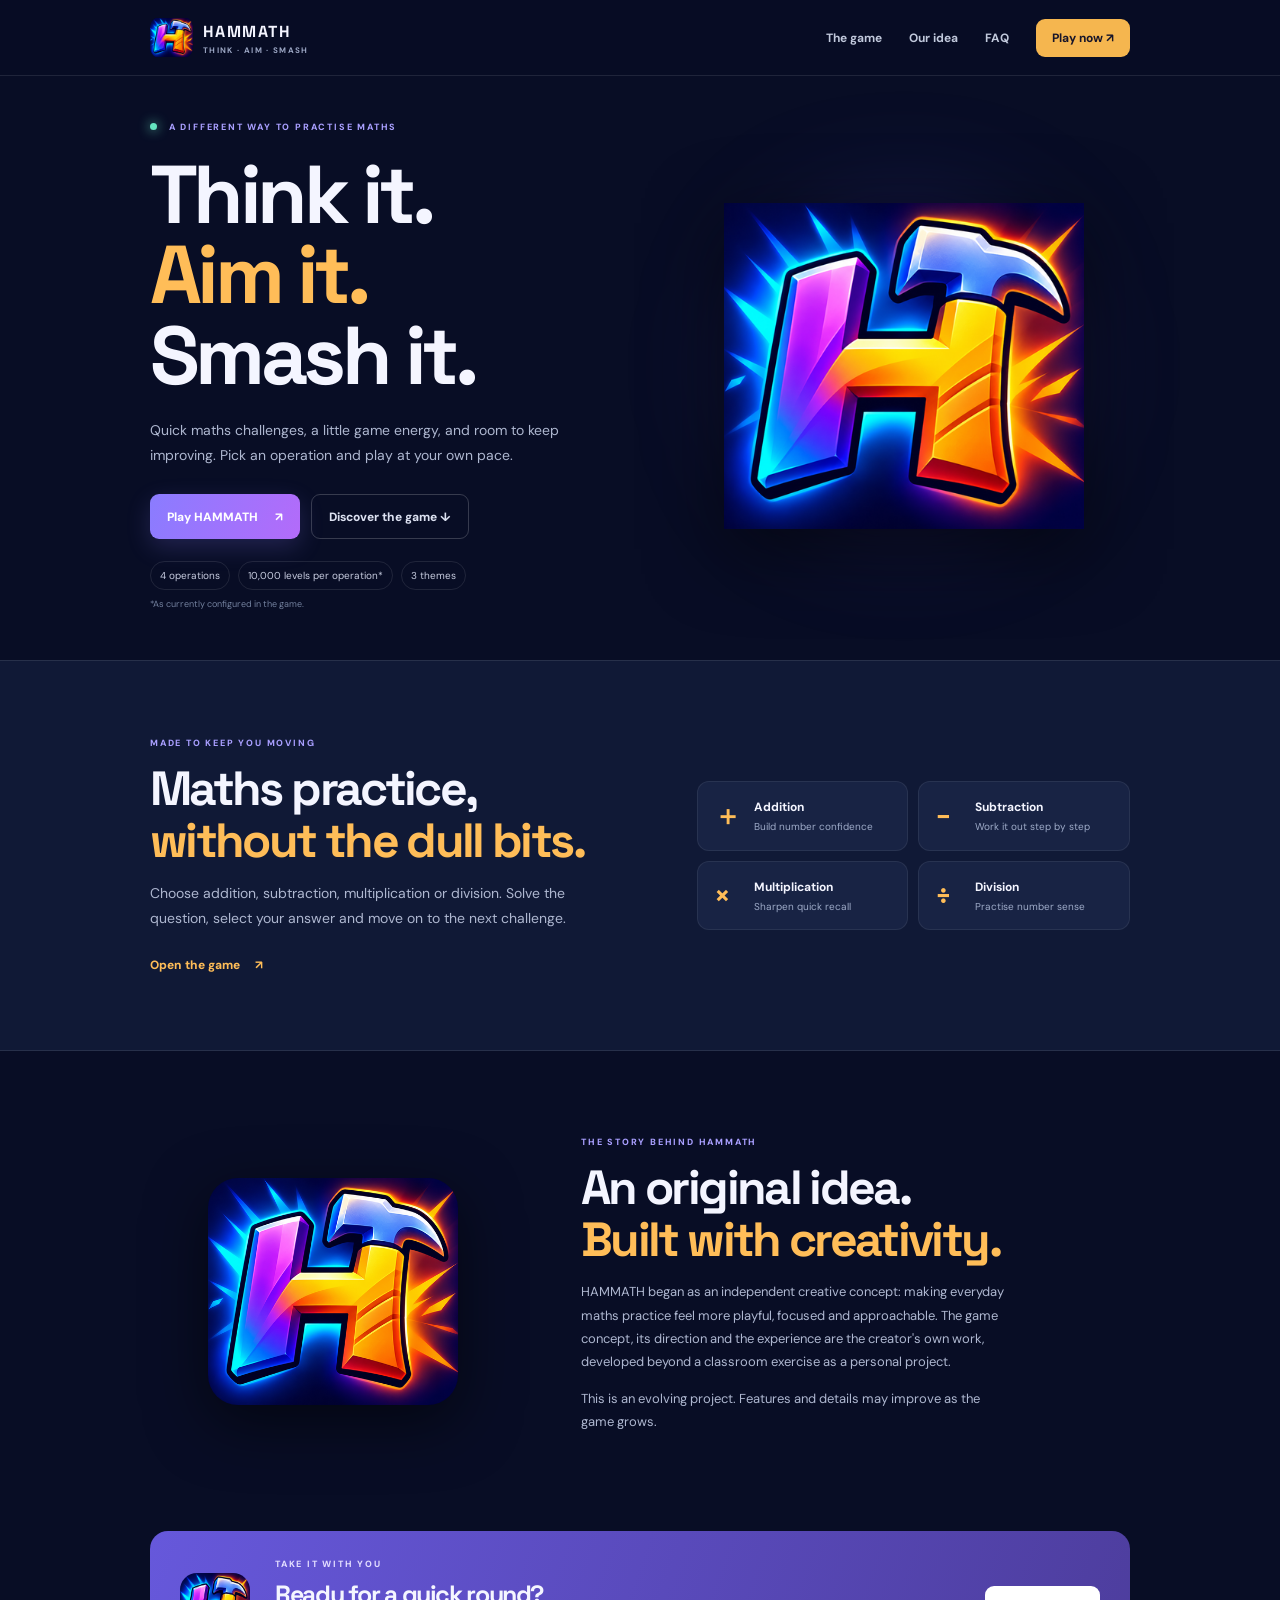
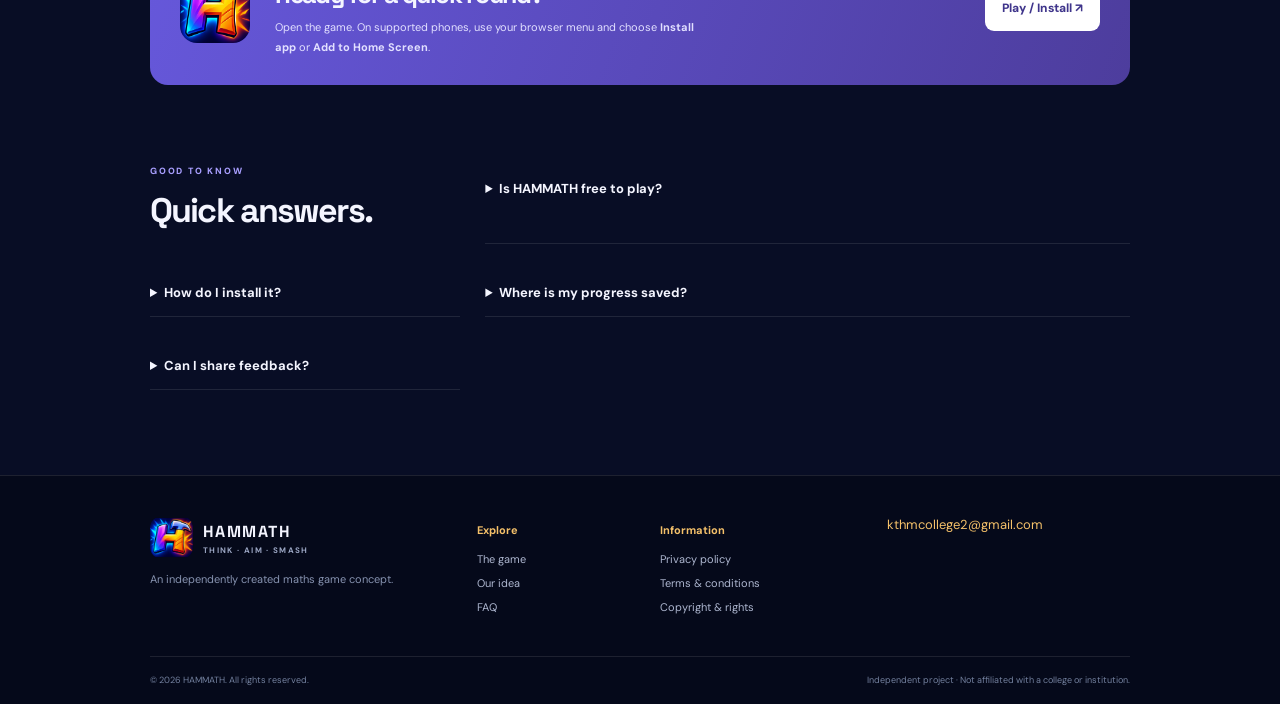
<file: index.html>
<!doctype html>
<html lang="en">
<head>
  <script async src="https://pagead2.googlesyndication.com/pagead/js/adsbygoogle.js?client=ca-pub-4094676930593462"
     crossorigin="anonymous"></script>
  <!-- Google tag (gtag.js) -->
<script async src="https://www.googletagmanager.com/gtag/js?id=G-RY8MD6NWK6"></script>
<script>
  window.dataLayer = window.dataLayer || [];
  function gtag(){dataLayer.push(arguments);}
  gtag('js', new Date());
  gtag('config', 'G-RY8MD6NWK6');
</script>
  <meta name="google-site-verification" content="P-4yGLQkTV76vam3NYo-lB93aVYt-3n6i9TEkZ8t8E4" />
  <meta charset="utf-8">
  <meta name="viewport" content="width=device-width, initial-scale=1">
  <meta name="theme-color" content="#080d25">
  <meta name="description" content="HAMMATH is an independently created maths game. Practise addition, subtraction, multiplication and division through quick, playful challenges.">
  <meta property="og:title" content="HAMMATH — Think. Aim. Smash.">
  <meta property="og:description" content="A maths game built from an original idea. Play, practise and make every move count.">
  <meta property="og:image" content="assets/hammath-logo.png">
  <title>HAMMATH — Think. Aim. Smash.</title>
  <link rel="icon" type="image/png" href="hammath-logo.png">
  <link rel="apple-touch-icon" href="hammath-logo.png">
  <link rel="stylesheet" href="style.css">
</head>
<body>
<header class="header">
  <a class="brand" href="#home"><img src="hammath-logo.png" alt="HAMMATH logo"><span>HAMMATH<small>THINK · AIM · SMASH</small></span></a>
  <button class="menu" id="menu" aria-label="Open menu" aria-expanded="false">☰</button>
  <nav id="nav"><a href="#game">The game</a><a href="#about">Our idea</a><a href="#faq">FAQ</a><a class="nav-play" href="https://hammath-game.vercel.app/" target="_blank" rel="noopener">Play now ↗</a></nav>
</header>

<main id="home">
<section class="hero wrap">
  <div class="hero-copy">
    <div class="kicker"><i></i> A DIFFERENT WAY TO PRACTISE MATHS</div>
    <h1>Think it.<br><em>Aim it.</em><br>Smash it.</h1>
    <p>Quick maths challenges, a little game energy, and room to keep improving. Pick an operation and play at your own pace.</p>
    <div class="actions"><a class="btn primary" href="https://hammath-game.vercel.app/" target="_blank" rel="noopener">Play HAMMATH <b>↗</b></a><a class="btn secondary" href="#game">Discover the game ↓</a></div>
    <div class="facts"><span>4 operations</span><span>10,000 levels per operation*</span><span>3 themes</span></div>
    <small class="fineprint">*As currently configured in the game.</small>
  </div>
  <div class="hero-logo"><div class="logo-halo"></div><img src="hammath-logo.png" alt="HAMMATH colourful hammer H logo"><span class="orbit-label"></span></div>
</section>

<section class="game-section" id="game"><div class="wrap game-inner">
  <div><div class="kicker">MADE TO KEEP YOU MOVING</div><h2>Maths practice,<br><em>without the dull bits.</em></h2><p>Choose addition, subtraction, multiplication or division. Solve the question, select your answer and move on to the next challenge.</p><a class="inline-link" href="https://hammath-game.vercel.app/" target="_blank" rel="noopener">Open the game <b>↗</b></a></div>
  <div class="operation-list"><div><b>＋</b><span>Addition</span><small>Build number confidence</small></div><div><b>−</b><span>Subtraction</span><small>Work it out step by step</small></div><div><b>×</b><span>Multiplication</span><small>Sharpen quick recall</small></div><div><b>÷</b><span>Division</span><small>Practise number sense</small></div></div>
</div></section>

<section class="about wrap" id="about">
  <div class="about-logo"><img src="hammath-logo.png" alt="HAMMATH logo"></div>
  <div><div class="kicker">THE STORY BEHIND HAMMATH</div><h2>An original idea.<br><em>Built with creativity.</em></h2>
  <p>HAMMATH began as an independent creative concept: making everyday maths practice feel more playful, focused and approachable. The game concept, its direction and the experience are the creator's own work, developed beyond a classroom exercise as a personal project.</p>
  <p>This is an evolving project. Features and details may improve as the game grows.</p></div>
</section>

<section class="install wrap">
  <img src="hammath-logo.png" alt="" aria-hidden="true">
  <div><div class="kicker">TAKE IT WITH YOU</div><h2>Ready for a quick round?</h2><p>Open the game. On supported phones, use your browser menu and choose <b>Install app</b> or <b>Add to Home Screen</b>.</p></div>
  <a class="btn light" href="https://hammath-game.vercel.app/" target="_blank" rel="noopener">Play / Install ↗</a>
</section>

<section class="faq wrap" id="faq"><div><div class="kicker">GOOD TO KNOW</div><h2>Quick answers.</h2></div>
  <details><summary>Is HAMMATH free to play?</summary><p>The currently published game can be opened from the Play button. If pricing or paid features are introduced later, they will be clearly identified before use.</p></details>
  <details><summary>How do I install it?</summary><p>Open the game in a supported mobile browser, open the browser menu and choose Install app or Add to Home Screen if the option is available.</p></details>
  <details><summary>Where is my progress saved?</summary><p>Current game progress is stored locally on the device/browser. Clearing browser data or changing devices may remove or not transfer that progress.</p></details>
  <details><summary>Can I share feedback?</summary><p>Yes. Use the support email shown in the Contact section once the creator's chosen contact address has been added.</p></details>
</section>
</main>

<footer class="footer">
  <div class="footer-main wrap">
    <div class="footer-brand"><a class="brand" href="#home"><img src="hammath-logo.png" alt="HAMMATH logo"><span>HAMMATH<small>THINK · AIM · SMASH</small></span></a><p>An independently created maths game concept.</p></div>
    <div><h3>Explore</h3><a href="#game">The game</a><a href="#about">Our idea</a><a href="#faq">FAQ</a></div>
    <div><h3>Information</h3><a href="privacy.html">Privacy policy</a><a href="terms.html">Terms & conditions</a><a href="rights.html">Copyright & rights</a></div>
<a class="contact-link" href="mailto:kthmcollege2@gmail.com">kthmcollege2@gmail.com</a>  </div>
  <div class="footer-bottom wrap"><span>© <span id="year">2026</span> HAMMATH. All rights reserved.</span><span>Independent project · Not affiliated with a college or institution.</span></div>
</footer>
<div class="rating-note" id="ratingNote" role="dialog" aria-live="polite" aria-label="Share feedback">
  <button id="closeRating" aria-label="Close">×</button><b>Been playing for a while?</b><p>Your feedback helps improve HAMMATH. Would you like to share a rating?</p><a href="mailto:ADD-YOUR-COLLEGE-EMAIL-HERE?subject=HAMMATH%20feedback">Share feedback ↗</a>
</div>
<script src="script.js"></script>
</body></html>
</file>
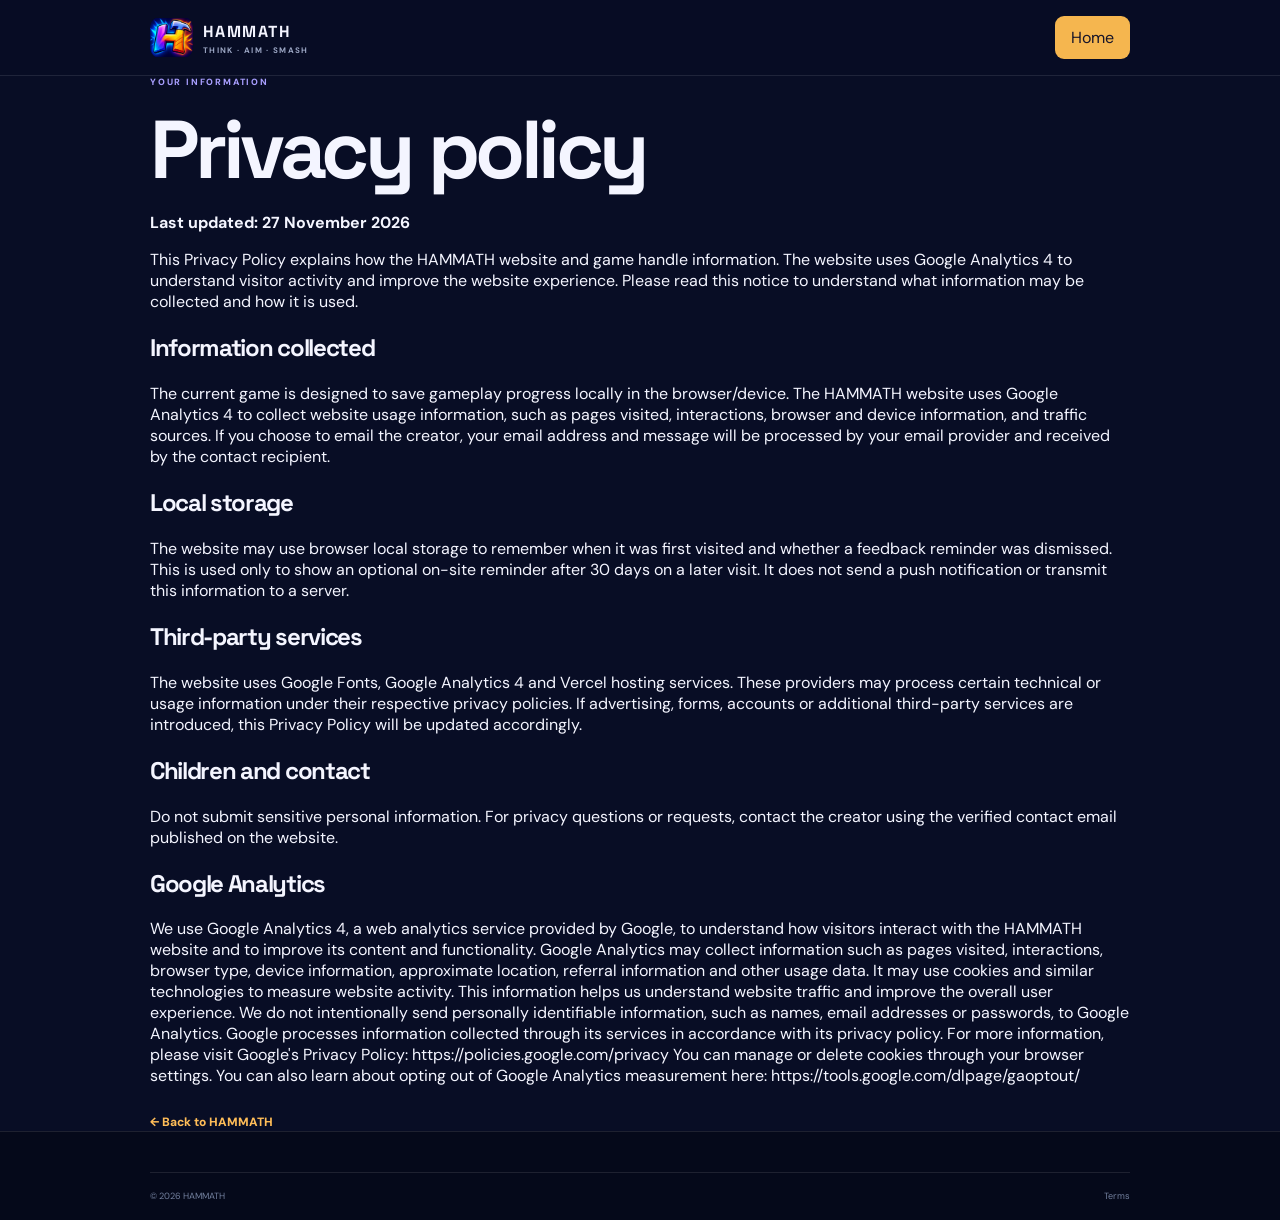
<file: privacy.html>
<!doctype html><html lang="en"><head>
  <script async src="https://pagead2.googlesyndication.com/pagead/js/adsbygoogle.js?client=ca-pub-4094676930593462"
     crossorigin="anonymous"></script>
  <!-- Google tag (gtag.js) -->
<script async src="https://www.googletagmanager.com/gtag/js?id=G-RY8MD6NWK6"></script>
<script>
  window.dataLayer = window.dataLayer || [];
  function gtag(){dataLayer.push(arguments);}
  gtag('js', new Date());
  gtag('config', 'G-RY8MD6NWK6');
</script><meta charset="utf-8"><meta name="viewport" content="width=device-width,initial-scale=1"><meta name="theme-color" content="#080d25"><title>Privacy Policy | HAMMATH</title><link rel="icon" href="hammath-logo.png"><link rel="stylesheet" href="style.css"></head><body><header class="header"><a class="brand" href="index.html"><img src="hammath-logo.png" alt=""><span>HAMMATH<small>THINK · AIM · SMASH</small></span></a><a class="nav-play" href="index.html">Home</a></header><main class="legal wrap"><div class="kicker">YOUR INFORMATION</div><h1>Privacy policy</h1><p><b>Last updated: 27 November 2026</b></p><p>This Privacy Policy explains how the HAMMATH website and game handle information. The website uses Google Analytics 4 to understand visitor activity and improve the website experience. Please read this notice to understand what information may be collected and how it is used.</p><h2>Information collected</h2><p>The current game is designed to save gameplay progress locally in the browser/device. The HAMMATH website uses Google Analytics 4 to collect website usage information, such as pages visited, interactions, browser and device information, and traffic sources. If you choose to email the creator, your email address and message will be processed by your email provider and received by the contact recipient.</p><h2>Local storage</h2><p>The website may use browser local storage to remember when it was first visited and whether a feedback reminder was dismissed. This is used only to show an optional on-site reminder after 30 days on a later visit. It does not send a push notification or transmit this information to a server.</p><h2>Third-party services</h2><p>The website uses Google Fonts, Google Analytics 4 and Vercel hosting services. These providers may process certain technical or usage information under their respective privacy policies. If advertising, forms, accounts or additional third-party services are introduced, this Privacy Policy will be updated accordingly.</p><h2>Children and contact</h2><p>Do not submit sensitive personal information. For privacy questions or requests, contact the creator using the verified contact email published on the website.
<h2><b> Google Analytics</b></h2>

We use Google Analytics 4, a web analytics service provided by Google, to understand how visitors interact with the HAMMATH website and to improve its content and functionality.

Google Analytics may collect information such as pages visited, interactions, browser type, device information, approximate location, referral information and other usage data. It may use cookies and similar technologies to measure website activity.

This information helps us understand website traffic and improve the overall user experience. We do not intentionally send personally identifiable information, such as names, email addresses or passwords, to Google Analytics.

Google processes information collected through its services in accordance with its privacy policy.

For more information, please visit Google's Privacy Policy:

https://policies.google.com/privacy

You can manage or delete cookies through your browser settings. You can also learn about opting out of Google Analytics measurement here:

https://tools.google.com/dlpage/gaoptout/</p><a class="inline-link" href="index.html">← Back to HAMMATH</a></main><footer class="footer"><div class="footer-bottom wrap"><span>© 2026 HAMMATH</span><a href="terms.html">Terms</a></div></footer></body></html>
</file>
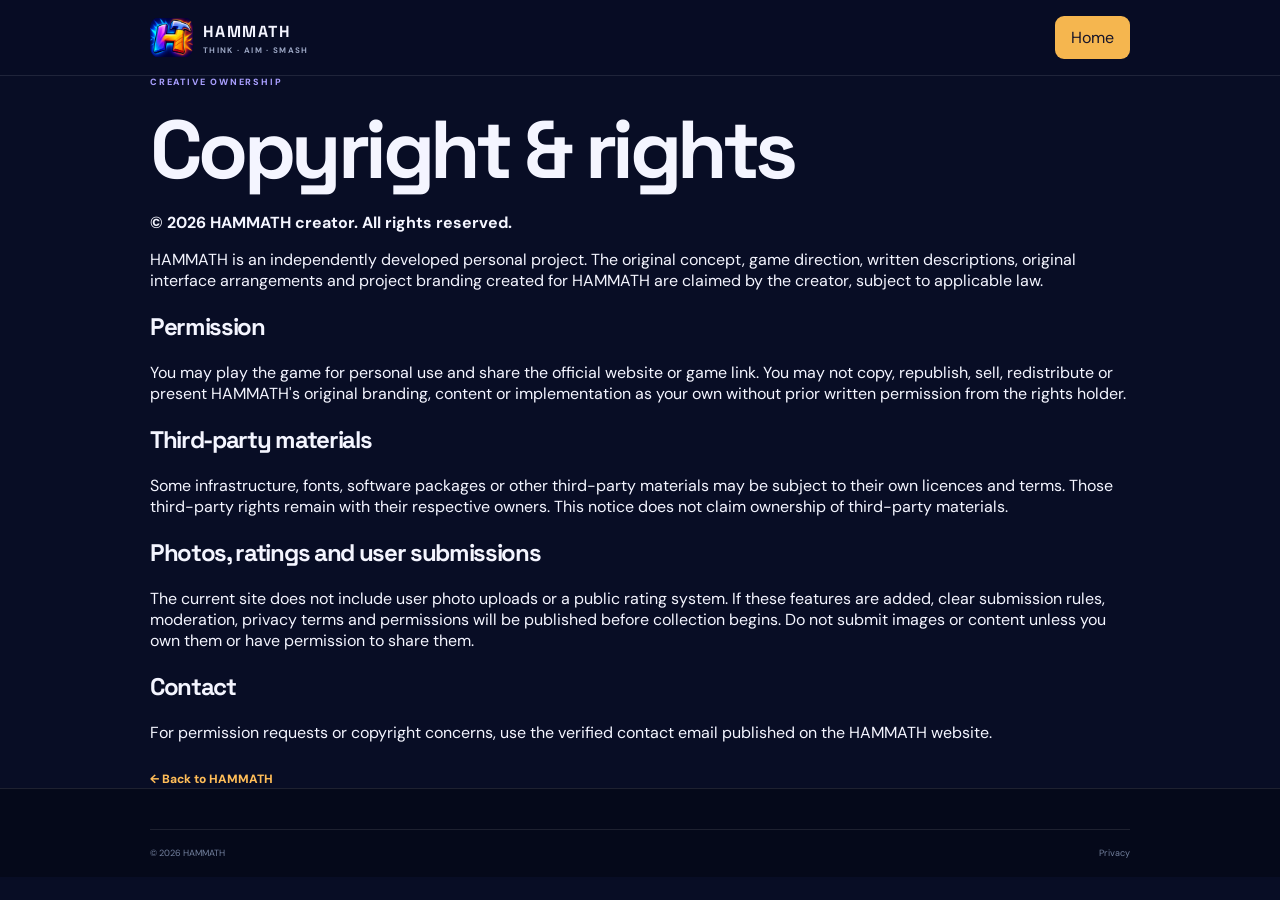
<file: rights.html>
<!doctype html><html lang="en"><head>
  <script async src="https://pagead2.googlesyndication.com/pagead/js/adsbygoogle.js?client=ca-pub-4094676930593462"
     crossorigin="anonymous"></script>
  <!-- Google tag (gtag.js) -->
<script async src="https://www.googletagmanager.com/gtag/js?id=G-RY8MD6NWK6"></script>
<script>
  window.dataLayer = window.dataLayer || [];
  function gtag(){dataLayer.push(arguments);}
  gtag('js', new Date());
  gtag('config', 'G-RY8MD6NWK6');
</script><meta charset="utf-8"><meta name="viewport" content="width=device-width,initial-scale=1"><meta name="theme-color" content="#080d25"><title>Copyright & Rights | HAMMATH</title><link rel="icon" href="hammath-logo.png"><link rel="stylesheet" href="style.css"></head><body><header class="header"><a class="brand" href="index.html"><img src="hammath-logo.png" alt=""><span>HAMMATH<small>THINK · AIM · SMASH</small></span></a><a class="nav-play" href="index.html">Home</a></header><main class="legal wrap"><div class="kicker">CREATIVE OWNERSHIP</div><h1>Copyright & rights</h1><p><b>© 2026 HAMMATH creator. All rights reserved.</b></p><p>HAMMATH is an independently developed personal project. The original concept, game direction, written descriptions, original interface arrangements and project branding created for HAMMATH are claimed by the creator, subject to applicable law.</p><h2>Permission</h2><p>You may play the game for personal use and share the official website or game link. You may not copy, republish, sell, redistribute or present HAMMATH's original branding, content or implementation as your own without prior written permission from the rights holder.</p><h2>Third-party materials</h2><p>Some infrastructure, fonts, software packages or other third-party materials may be subject to their own licences and terms. Those third-party rights remain with their respective owners. This notice does not claim ownership of third-party materials.</p><h2>Photos, ratings and user submissions</h2><p>The current site does not include user photo uploads or a public rating system. If these features are added, clear submission rules, moderation, privacy terms and permissions will be published before collection begins. Do not submit images or content unless you own them or have permission to share them.</p><h2>Contact</h2><p>For permission requests or copyright concerns, use the verified contact email published on the HAMMATH website.</p><a class="inline-link" href="index.html">← Back to HAMMATH</a></main><footer class="footer"><div class="footer-bottom wrap"><span>© 2026 HAMMATH</span><a href="privacy.html">Privacy</a></div></footer></body></html>
</file>
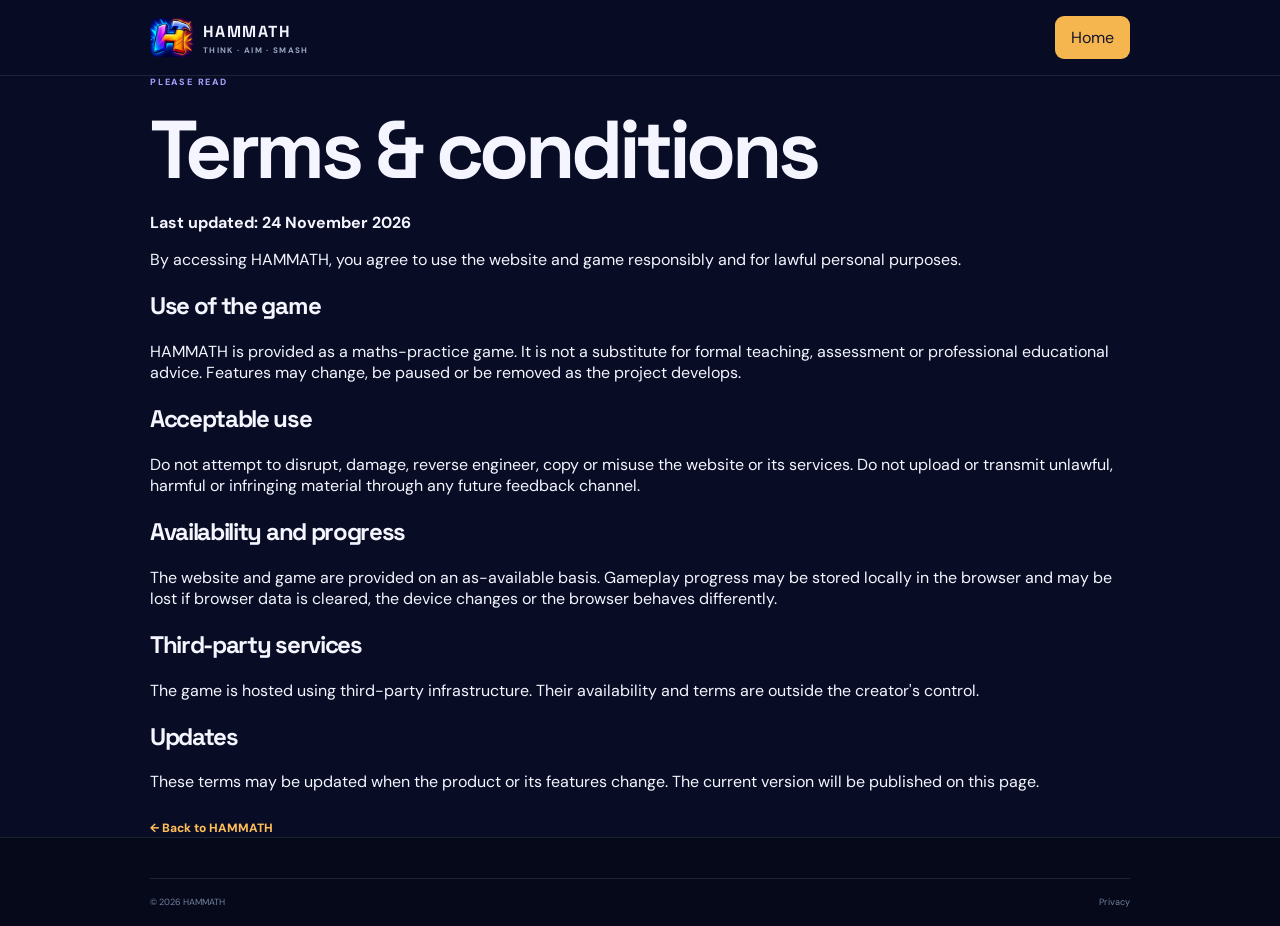
<file: terms.html>
<!doctype html><html lang="en"><head>
  <script async src="https://pagead2.googlesyndication.com/pagead/js/adsbygoogle.js?client=ca-pub-4094676930593462"
     crossorigin="anonymous"></script>
  <!-- Google tag (gtag.js) -->
<script async src="https://www.googletagmanager.com/gtag/js?id=G-RY8MD6NWK6"></script>
<script>
  window.dataLayer = window.dataLayer || [];
  function gtag(){dataLayer.push(arguments);}
  gtag('js', new Date());
  gtag('config', 'G-RY8MD6NWK6');
</script><meta charset="utf-8"><meta name="viewport" content="width=device-width,initial-scale=1"><meta name="theme-color" content="#080d25"><title>Terms & Conditions | HAMMATH</title><link rel="icon" href="hammath-logo.png"><link rel="stylesheet" href="style.css"></head><body><header class="header"><a class="brand" href="index.html"><img src="hammath-logo.png" alt=""><span>HAMMATH<small>THINK · AIM · SMASH</small></span></a><a class="nav-play" href="index.html">Home</a></header><main class="legal wrap"><div class="kicker">PLEASE READ</div><h1>Terms & conditions</h1><p><b>Last updated: 24 November 2026</b></p><p>By accessing HAMMATH, you agree to use the website and game responsibly and for lawful personal purposes.</p><h2>Use of the game</h2><p>HAMMATH is provided as a maths-practice game. It is not a substitute for formal teaching, assessment or professional educational advice. Features may change, be paused or be removed as the project develops.</p><h2>Acceptable use</h2><p>Do not attempt to disrupt, damage, reverse engineer, copy or misuse the website or its services. Do not upload or transmit unlawful, harmful or infringing material through any future feedback channel.</p><h2>Availability and progress</h2><p>The website and game are provided on an as-available basis. Gameplay progress may be stored locally in the browser and may be lost if browser data is cleared, the device changes or the browser behaves differently.</p><h2>Third-party services</h2><p>The game is hosted using third-party infrastructure. Their availability and terms are outside the creator's control.</p><h2>Updates</h2><p>These terms may be updated when the product or its features change. The current version will be published on this page.</p><a class="inline-link" href="index.html">← Back to HAMMATH</a></main><footer class="footer"><div class="footer-bottom wrap"><span>© 2026 HAMMATH</span><a href="privacy.html">Privacy</a></div></footer></body></html>
</file>
<file: style.css>
@import url('https://fonts.googleapis.com/css2?family=DM+Sans:wght@400;500;600;700;800&family=Space+Grotesk:wght@400;500;600;700&display=swap');
:root{--bg:#080d25;--panel:#101936;--ink:#f4f5ff;--muted:#aeb7d0;--purple:#8b7cff;--orange:#ffbd58;--line:#ffffff19}
*{box-sizing:border-box}html{scroll-behavior:smooth;scroll-padding-top:90px}body{margin:0;background:var(--bg);color:var(--ink);font-family:'DM Sans',sans-serif;overflow-x:hidden}a{color:inherit;text-decoration:none}.wrap{width:min(100% - 44px,980px);margin-inline:auto}
.header{height:76px;padding:0 max(22px,calc((100% - 980px)/2));display:flex;align-items:center;justify-content:space-between;position:sticky;top:0;z-index:10;background:#080d25ed;border-bottom:1px solid var(--line);backdrop-filter:blur(15px)}
.brand{display:flex;align-items:center;gap:10px;font:700 16px 'Space Grotesk';letter-spacing:.09em}.brand img{width:43px;height:43px;object-fit:contain;border-radius:12px}.brand span{display:flex;flex-direction:column}.brand small{font:700 8px 'DM Sans';letter-spacing:.17em;color:#9da8c5;margin-top:3px}
nav{display:flex;align-items:center;gap:27px;color:#c1c9dc;font-size:12px;font-weight:700}nav a:hover{color:var(--orange)}.nav-play{background:#f5b64f;color:#17152a;padding:11px 16px;border-radius:9px}.menu{display:none}
.hero{min-height:555px;display:grid;grid-template-columns:1.05fr .95fr;align-items:center;gap:30px;padding-top:45px;padding-bottom:50px}.kicker{font-size:9px;font-weight:800;letter-spacing:.2em;color:#a99fff}.kicker i{display:inline-block;width:7px;height:7px;background:#65e5c0;border-radius:50%;margin-right:8px;box-shadow:0 0 12px #65e5c0}
h1,h2{font-family:'Space Grotesk';letter-spacing:-.055em}h1{font-size:clamp(55px,7vw,82px);line-height:.98;margin:22px 0}h1 em,h2 em{font-style:normal;color:var(--orange)}.hero-copy>p,.game-inner p,.about p,.install p{max-width:430px;color:var(--muted);font-size:14px;line-height:1.8}.actions{display:flex;gap:11px;flex-wrap:wrap;margin:26px 0 22px}.btn{min-height:45px;padding:0 17px;display:inline-flex;align-items:center;gap:17px;border-radius:9px;font-size:12px;font-weight:800}.primary{background:linear-gradient(110deg,#8a7cff,#b36bfa);color:white;box-shadow:0 8px 24px #8a7cff33}.secondary{border:1px solid #ffffff30;color:#dce1f1}.facts{display:flex;flex-wrap:wrap;gap:8px}.facts span{font-size:10px;color:#c8cde0;border:1px solid var(--line);padding:7px 9px;border-radius:30px}.fineprint{display:block;color:#73809e;font-size:9px;margin-top:8px}
.hero-logo{position:relative;display:grid;place-items:center;min-height:390px}.hero-logo img{width:min(100%,360px);aspect-ratio:1;object-fit:contain;position:relative;z-index:1;filter:drop-shadow(0 20px 38px #0009);animation:float 5s ease-in-out infinite}.logo-halo{position:absolute;width:280px;height:280px;border-radius:50%;background:#5347dc55;filter:blur(65px)}.orbit-label{position:absolute;bottom:18px;right:4%;font-size:9px;letter-spacing:.22em;color:#a9b3ce}
.game-section{background:#101936;border-block:1px solid var(--line);padding:76px 0}.game-inner{display:grid;grid-template-columns:1fr .9fr;gap:65px;align-items:center}.game-inner h2,.about h2{font-size:clamp(34px,4vw,48px);line-height:1.08;margin:14px 0}.inline-link{display:inline-flex;gap:15px;color:var(--orange);font-size:12px;font-weight:800;margin-top:12px}.operation-list{display:grid;grid-template-columns:1fr 1fr;gap:10px}.operation-list div{background:#182344;border:1px solid #ffffff12;border-radius:12px;padding:16px;display:grid;grid-template-columns:40px 1fr;align-items:center}.operation-list b{grid-row:span 2;font:700 27px 'Space Grotesk';color:var(--orange)}.operation-list span{font-weight:700;font-size:12px}.operation-list small{font-size:10px;color:#9eabc8;margin-top:3px}
.about{display:grid;grid-template-columns:.8fr 1.2fr;gap:65px;align-items:center;padding-top:85px;padding-bottom:85px}.about-logo{display:grid;place-items:center}.about-logo img{width:min(100%,250px);border-radius:30px;filter:drop-shadow(0 18px 30px #0008)}.about p{font-size:13px}.install{display:grid;grid-template-columns:75px 1fr auto;gap:20px;align-items:center;background:linear-gradient(110deg,#6658db,#4d3d9d);padding:27px 30px;border-radius:18px;margin-bottom:80px}.install>img{width:70px;height:70px;border-radius:17px}.install .kicker{color:#e2ddff}.install h2{font-size:25px;margin:8px 0}.install p{font-size:11px;margin:0;color:#e2e0ff}.light{background:white;color:#3f358b;white-space:nowrap}
.faq{display:grid;grid-template-columns:.65fr 1.35fr;gap:25px;padding-bottom:85px}.faq h2{font-size:34px;margin:12px 0}.faq details{border-bottom:1px solid var(--line);padding:15px 0}.faq summary{cursor:pointer;font-size:13px;font-weight:700}.faq details p{font-size:12px;line-height:1.7;color:var(--muted);max-width:540px}
.footer{background:#05091a;border-top:1px solid var(--line);padding-top:40px}.footer-main{display:grid;grid-template-columns:1.35fr .7fr .9fr 1.1fr;gap:28px;padding-bottom:32px}.footer-brand p,.footer-main p{font-size:11px;line-height:1.7;color:#8793b0}.footer-main h3{font-size:11px;margin:7px 0 15px;color:#f5c16a}.footer-main>div:not(:first-child)>a{display:block;font-size:11px;color:#aeb7d0;margin:10px 0}.footer-main a:hover{color:white}.footer-main .contact-link{color:#f5c16a!important}.footer-bottom{border-top:1px solid var(--line);padding-top:17px;padding-bottom:18px;display:flex;justify-content:space-between;gap:15px;color:#73809e;font-size:9px}
.rating-note{display:none;position:fixed;z-index:20;right:18px;bottom:18px;width:min(330px,calc(100% - 36px));background:#fff;color:#17213b;padding:19px;border-radius:14px;box-shadow:0 15px 55px #0008}.rating-note.show{display:block}.rating-note button{position:absolute;right:12px;top:8px;border:0;background:none;font-size:23px;cursor:pointer}.rating-note b{font:700 15px 'Space Grotesk'}.rating-note p{font-size:11px;line-height:1.6;color:#68748a}.rating-note>a{font-size:11px;font-weight:800;color:#5c4ed4}
@keyframes float{0%,100%{transform:translateY(0) rotate(-2deg)}50%{transform:translateY(-9px) rotate(2deg)}}
@media(max-width:760px){.header{height:68px}.menu{display:block;border:0;background:none;color:white;font-size:23px}nav{display:none;position:absolute;top:67px;left:0;right:0;padding:18px 22px 22px;background:#0c1430;flex-direction:column;align-items:stretch;gap:17px;border-bottom:1px solid var(--line)}nav.open{display:flex}.nav-play{text-align:center}.hero{grid-template-columns:1fr;gap:0;padding-top:55px}.hero-logo{min-height:290px}.hero-logo img{width:min(76vw,290px)}.game-inner{grid-template-columns:1fr;gap:30px}.about{gap:25px}.about-logo img{width:190px}.install{grid-template-columns:60px 1fr}.install>img{width:58px;height:58px}.install .btn{grid-column:2;justify-self:start}.faq{grid-template-columns:1fr;gap:5px}.footer-main{grid-template-columns:1fr 1fr}.footer-brand{grid-column:span 2}}
@media(max-width:480px){.wrap{width:min(100% - 34px,980px)}.hero{padding-top:43px}.hero h1{font-size:60px}.hero-logo{min-height:260px}.game-section{padding:58px 0}.operation-list{gap:8px}.operation-list div{padding:12px 10px;grid-template-columns:32px 1fr}.operation-list b{font-size:23px}.operation-list small{font-size:9px}.about{grid-template-columns:1fr;padding-top:65px;padding-bottom:65px}.about-logo img{width:165px}.install{grid-template-columns:1fr;padding:22px;margin-bottom:60px}.install>img{width:55px;height:55px}.install .btn{grid-column:1}.footer-main{gap:22px 14px}.footer-bottom{flex-direction:column}.facts{gap:6px}.facts span{font-size:9px}}
@media(prefers-reduced-motion:reduce){*,*:before,*:after{animation:none!important;scroll-behavior:auto!important;transition:none!important}}
.contact-link {
  font-size: 13px;
  font-weight: 400;
  text-decoration: none;
}

.contact-link:hover {
  text-decoration: underline;
}
</file>
